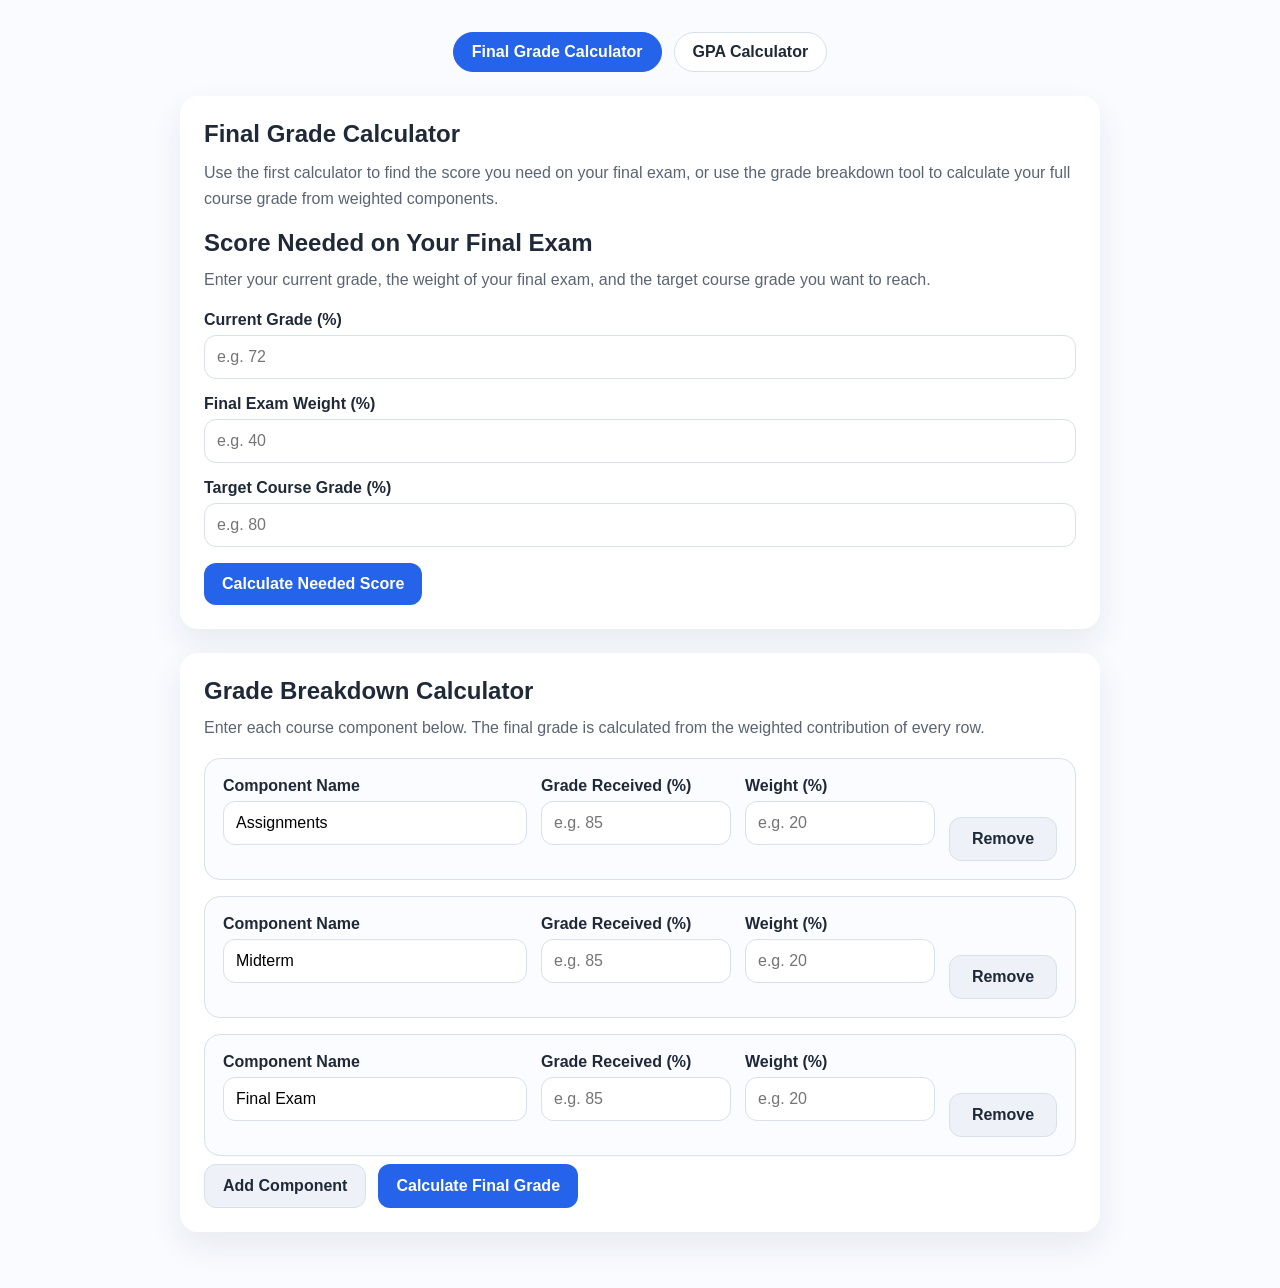
<file: index.html>
<!DOCTYPE html>
<html lang="en">
<head>
  <!-- Google Analytics -->
  <script async src="https://www.googletagmanager.com/gtag/js?id=G-3CP47FH4BF"></script>
  <script>
    window.dataLayer = window.dataLayer || [];
    function gtag() {
      dataLayer.push(arguments);
    }
    gtag("js", new Date());
    gtag("config", "G-3CP47FH4BF");
  </script>

  <meta charset="UTF-8" />
  <title>Final Grade Calculator - Final Exam Score and Grade Breakdown</title>
  <meta
    name="description"
    content="Free final grade calculator. Find the score you need on your final exam or calculate your course grade using weighted components."
  />
  <meta name="viewport" content="width=device-width, initial-scale=1.0" />
  <link rel="icon" type="image/png" href="pencil.png" />
  <link rel="stylesheet" href="style.css" />
</head>
<body>
  <div class="page">
    <nav class="top-nav" aria-label="Main navigation">
      <a href="index.html" class="nav-link active">Final Grade Calculator</a>
      <a href="gpa-calculator.html" class="nav-link">GPA Calculator</a>
    </nav>

    <section class="card intro-card">
      <h1>Final Grade Calculator</h1>
      <p class="section-intro">
        Use the first calculator to find the score you need on your final exam,
        or use the grade breakdown tool to calculate your full course grade from
        weighted components.
      </p>
      <h2>Score Needed on Your Final Exam</h2>
      <p class="section-intro">
        Enter your current grade, the weight of your final exam, and the target
        course grade you want to reach.
      </p>

      <div class="field-group">
        <label for="currentGrade">Current Grade (%)</label>
        <input type="number" id="currentGrade" placeholder="e.g. 72" min="0" max="100" />
      </div>

      <div class="field-group">
        <label for="finalWeight">Final Exam Weight (%)</label>
        <input type="number" id="finalWeight" placeholder="e.g. 40" min="1" max="100" />
      </div>

      <div class="field-group">
        <label for="targetGrade">Target Course Grade (%)</label>
        <input type="number" id="targetGrade" placeholder="e.g. 80" min="0" max="100" />
      </div>

      <button type="button" id="calculateBtn">Calculate Needed Score</button>
      <p id="result" class="message hidden" aria-live="polite"></p>
    </section>

    <section class="card">
      <h2>Grade Breakdown Calculator</h2>
      <p class="section-intro">
        Enter each course component below. The final grade is calculated from
        the weighted contribution of every row.
      </p>

      <div id="componentRows" class="rows-stack"></div>

      <div class="button-row">
        <button type="button" id="addComponentBtn" class="button-secondary">
          Add Component
        </button>
        <button type="button" id="calculateGradeBtn">
          Calculate Final Grade
        </button>
      </div>

      <p id="gradeError" class="message hidden" aria-live="polite"></p>

      <div id="gradeBreakdownSection" class="results-panel hidden">
        <h3>Grade Breakdown</h3>
        <div class="table-wrapper">
          <table>
            <thead>
              <tr>
                <th scope="col">Component</th>
                <th scope="col">Grade Received (%)</th>
                <th scope="col">Weight (%)</th>
                <th scope="col">Weighted Contribution (%)</th>
              </tr>
            </thead>
            <tbody id="gradeBreakdownBody"></tbody>
            <tfoot>
              <tr>
                <th scope="row" colspan="3">Total Weight</th>
                <td id="totalWeightValue"></td>
              </tr>
              <tr>
                <th scope="row" colspan="3">Final Calculated Grade</th>
                <td id="finalGradeValue"></td>
              </tr>
            </tfoot>
          </table>
        </div>
      </div>
    </section>
  </div>

  <script src="script.js"></script>
</body>
</html>
</file>
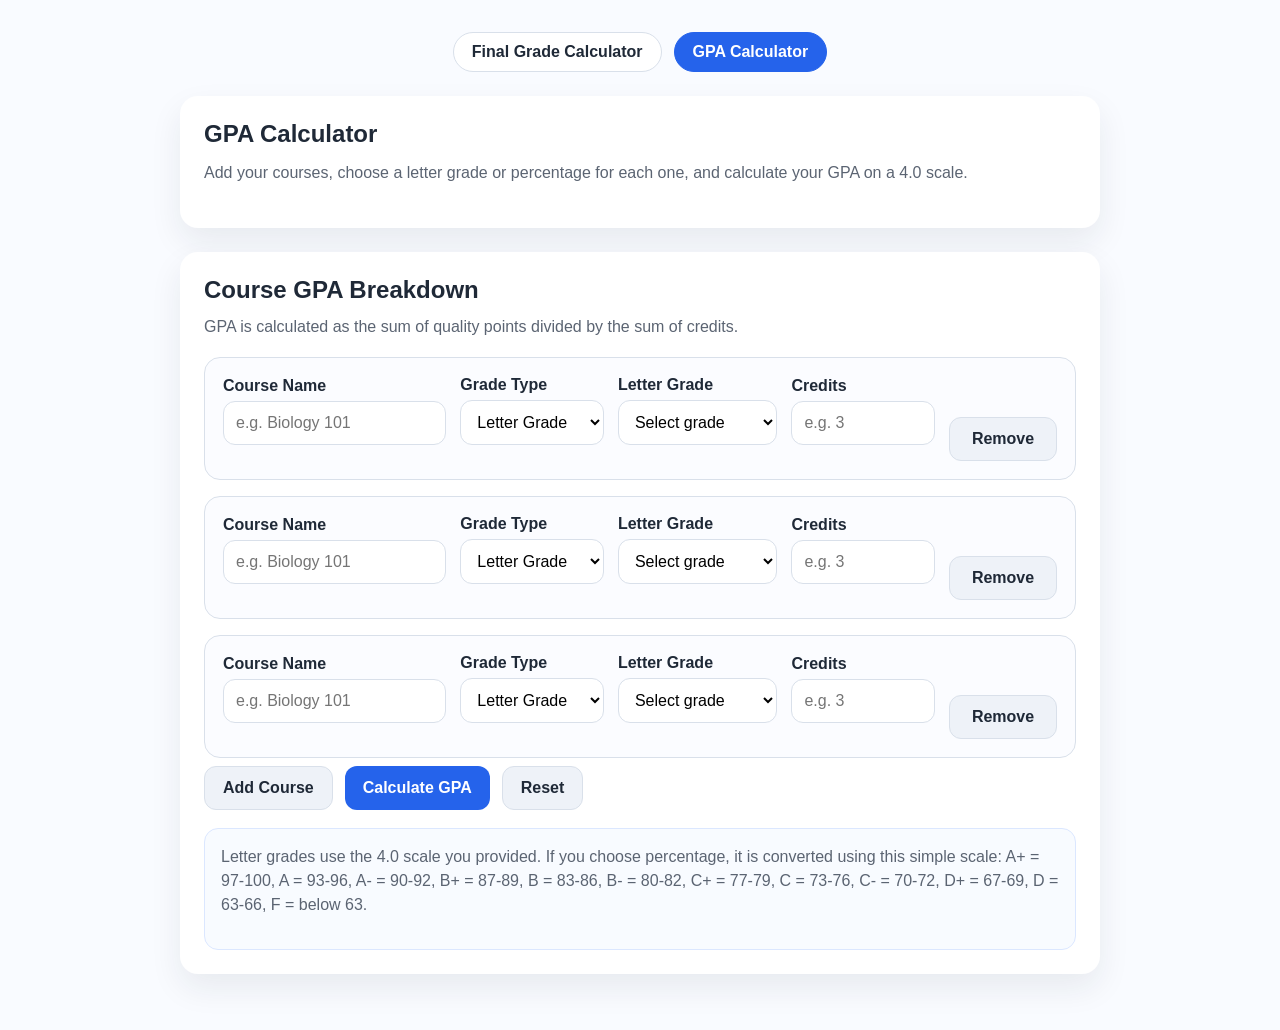
<file: gpa-calculator.html>
<!DOCTYPE html>
<html lang="en">
<head>
  <!-- Google Analytics -->
  <script async src="https://www.googletagmanager.com/gtag/js?id=G-3CP47FH4BF"></script>
  <script>
    window.dataLayer = window.dataLayer || [];
    function gtag() {
      dataLayer.push(arguments);
    }
    gtag("js", new Date());
    gtag("config", "G-3CP47FH4BF");
  </script>

  <meta charset="UTF-8" />
  <title>GPA Calculator - 4.0 Scale</title>
  <meta
    name="description"
    content="Free GPA calculator. Add your courses, grades, and credits to calculate GPA on a 4.0 scale."
  />
  <meta name="viewport" content="width=device-width, initial-scale=1.0" />
  <link rel="icon" type="image/png" href="pencil.png" />
  <link rel="stylesheet" href="style.css" />
</head>
<body>
  <div class="page">
    <nav class="top-nav" aria-label="Main navigation">
      <a href="index.html" class="nav-link">Final Grade Calculator</a>
      <a href="gpa-calculator.html" class="nav-link active">GPA Calculator</a>
    </nav>

    <section class="card intro-card">
      <h1>GPA Calculator</h1>
      <p class="section-intro">
        Add your courses, choose a letter grade or percentage for each one, and
        calculate your GPA on a 4.0 scale.
      </p>
    </section>

    <section class="card">
      <h2>Course GPA Breakdown</h2>
      <p class="section-intro">
        GPA is calculated as the sum of quality points divided by the sum of
        credits.
      </p>

      <div id="courseRows" class="rows-stack"></div>

      <div class="button-row">
        <button type="button" id="addCourseBtn" class="button-secondary">
          Add Course
        </button>
        <button type="button" id="calculateGpaBtn">Calculate GPA</button>
        <button type="button" id="resetGpaBtn" class="button-secondary">
          Reset
        </button>
      </div>

      <p id="gpaError" class="message hidden" aria-live="polite"></p>

      <div class="scale-card">
        <p class="form-note">
          Letter grades use the 4.0 scale you provided. If you choose
          percentage, it is converted using this simple scale:
          A+ = 97-100, A = 93-96, A- = 90-92, B+ = 87-89, B = 83-86,
          B- = 80-82, C+ = 77-79, C = 73-76, C- = 70-72, D+ = 67-69,
          D = 63-66, F = below 63.
        </p>
      </div>

      <div id="gpaResults" class="results-panel hidden">
        <div class="summary-grid">
          <div class="summary-box">
            <span class="summary-label">Final GPA</span>
            <span id="overallGpaValue" class="summary-value">0.00</span>
          </div>
          <div class="summary-box">
            <span class="summary-label">Total Credits</span>
            <span id="totalCreditsValue" class="summary-value">0.00</span>
          </div>
        </div>

        <div class="table-wrapper">
          <table>
            <thead>
              <tr>
                <th scope="col">Course Name</th>
                <th scope="col">Grade</th>
                <th scope="col">Credits</th>
                <th scope="col">Grade Points</th>
                <th scope="col">Quality Points</th>
              </tr>
            </thead>
            <tbody id="gpaBreakdownBody"></tbody>
          </table>
        </div>
      </div>
    </section>
  </div>

  <script src="gpa.js"></script>
</body>
</html>
</file>
<file: style.css>
:root {
  --bg-color: #f4f4f4;
  --card-color: #ffffff;
  --text-color: #1f2937;
  --muted-text: #5b6472;
  --border-color: #d9e0ea;
  --accent-color: #2563eb;
  --accent-hover: #1d4ed8;
  --accent-soft: #e8f0ff;
  --success-bg: #e9f8ef;
  --success-text: #156f3d;
  --error-bg: #fdecec;
  --error-text: #b42318;
  --shadow: 0 14px 32px rgba(31, 41, 55, 0.08);
}

* {
  box-sizing: border-box;
}

body {
  margin: 0;
  padding: 32px 16px;
  font-family: Arial, sans-serif;
  background: #f9fbff;
  color: var(--text-color);
}

.page {
  max-width: 920px;
  margin: 0 auto;
}

.top-nav {
  display: flex;
  flex-wrap: wrap;
  gap: 12px;
  justify-content: center;
  margin-bottom: 24px;
}

.nav-link {
  display: inline-block;
  padding: 10px 18px;
  border-radius: 999px;
  background: var(--card-color);
  color: var(--text-color);
  text-decoration: none;
  font-weight: bold;
  border: 1px solid var(--border-color);
  transition: background-color 0.2s ease, color 0.2s ease, border-color 0.2s ease;
}

.nav-link:hover,
.nav-link:focus-visible {
  background: var(--accent-soft);
  border-color: #bcd0ff;
  outline: none;
}

.nav-link.active {
  background: var(--accent-color);
  color: #ffffff;
  border-color: var(--accent-color);
}

.card {
  background: var(--card-color);
  border-radius: 18px;
  padding: 24px;
  box-shadow: var(--shadow);
  margin-bottom: 24px;
}

.intro-card {
  text-align: left;
}

h1,
h2,
h3 {
  margin-top: 0;
}

h1 {
  margin-bottom: 12px;
  text-align: left;
}

h2 {
  margin-bottom: 10px;
}

.section-intro {
  margin-top: 0;
  margin-bottom: 18px;
  color: var(--muted-text);
  line-height: 1.6;
}

.field-group {
  margin-bottom: 16px;
}

label {
  display: block;
  margin-bottom: 6px;
  font-weight: bold;
}

input,
select,
button {
  font: inherit;
}

input,
select {
  width: 100%;
  padding: 12px;
  border: 1px solid var(--border-color);
  border-radius: 12px;
  background: #ffffff;
  transition: border-color 0.2s ease, box-shadow 0.2s ease;
}

input:focus,
select:focus {
  border-color: var(--accent-color);
  box-shadow: 0 0 0 3px rgba(37, 99, 235, 0.12);
  outline: none;
}

button {
  border: none;
  border-radius: 12px;
  padding: 12px 18px;
  background: var(--accent-color);
  color: #ffffff;
  font-weight: bold;
  cursor: pointer;
  transition: background-color 0.2s ease, transform 0.2s ease;
}

button:hover,
button:focus-visible {
  background: var(--accent-hover);
  transform: translateY(-1px);
  outline: none;
}

button:disabled {
  background: #a6b4d5;
  cursor: not-allowed;
  transform: none;
}

.button-secondary {
  background: #eef2f8;
  color: var(--text-color);
  border: 1px solid var(--border-color);
}

.button-secondary:hover,
.button-secondary:focus-visible {
  background: #e4ebf6;
}

.button-row {
  display: flex;
  flex-wrap: wrap;
  gap: 12px;
  margin-top: 8px;
}

.rows-stack {
  display: grid;
  gap: 16px;
}

.dynamic-row {
  border: 1px solid var(--border-color);
  border-radius: 16px;
  padding: 18px;
  background: #fbfcff;
}

.row-grid {
  display: grid;
  gap: 14px;
  grid-template-columns: minmax(0, 1.6fr) minmax(0, 1fr) minmax(0, 1fr) auto;
  align-items: end;
}

.course-row .row-grid {
  grid-template-columns: minmax(0, 1.4fr) minmax(0, 0.9fr) minmax(0, 1fr) minmax(0, 0.9fr) auto;
}

.remove-row-btn {
  min-width: 108px;
}

.helper-text,
.form-note {
  margin-top: 0;
  color: var(--muted-text);
  line-height: 1.5;
}

.message {
  margin-top: 18px;
  padding: 12px 14px;
  border-radius: 12px;
  font-weight: bold;
}

.message.success {
  background: var(--success-bg);
  color: var(--success-text);
}

.message.error {
  background: var(--error-bg);
  color: var(--error-text);
}

.hidden {
  display: none;
}

.results-panel {
  margin-top: 20px;
  padding: 18px;
  border-radius: 16px;
  background: #f8fbff;
  border: 1px solid #dbe7ff;
}

.table-wrapper {
  overflow-x: auto;
}

table {
  width: 100%;
  border-collapse: collapse;
  min-width: 620px;
}

th,
td {
  padding: 12px;
  border-bottom: 1px solid var(--border-color);
  text-align: left;
}

thead th {
  background: #edf4ff;
  color: #20304d;
}

tfoot th,
tfoot td {
  font-weight: bold;
  background: #f5f9ff;
}

.summary-grid {
  display: grid;
  grid-template-columns: repeat(auto-fit, minmax(160px, 1fr));
  gap: 12px;
  margin-bottom: 18px;
}

.summary-box {
  padding: 16px;
  border-radius: 14px;
  background: #ffffff;
  border: 1px solid var(--border-color);
}

.summary-label {
  display: block;
  margin-bottom: 6px;
  color: var(--muted-text);
  font-size: 14px;
}

.summary-value {
  font-size: 24px;
  font-weight: bold;
}

.scale-card {
  margin-top: 18px;
  padding: 16px;
  border-radius: 14px;
  background: #f8fbff;
  border: 1px solid #dbe7ff;
}

@media (max-width: 760px) {
  body {
    padding: 20px 12px;
  }

  .card {
    padding: 20px;
  }

  .row-grid,
  .course-row .row-grid {
    grid-template-columns: 1fr;
  }

  .remove-row-btn,
  .button-row button {
    width: 100%;
  }

  table {
    min-width: 100%;
  }
}
</file>
